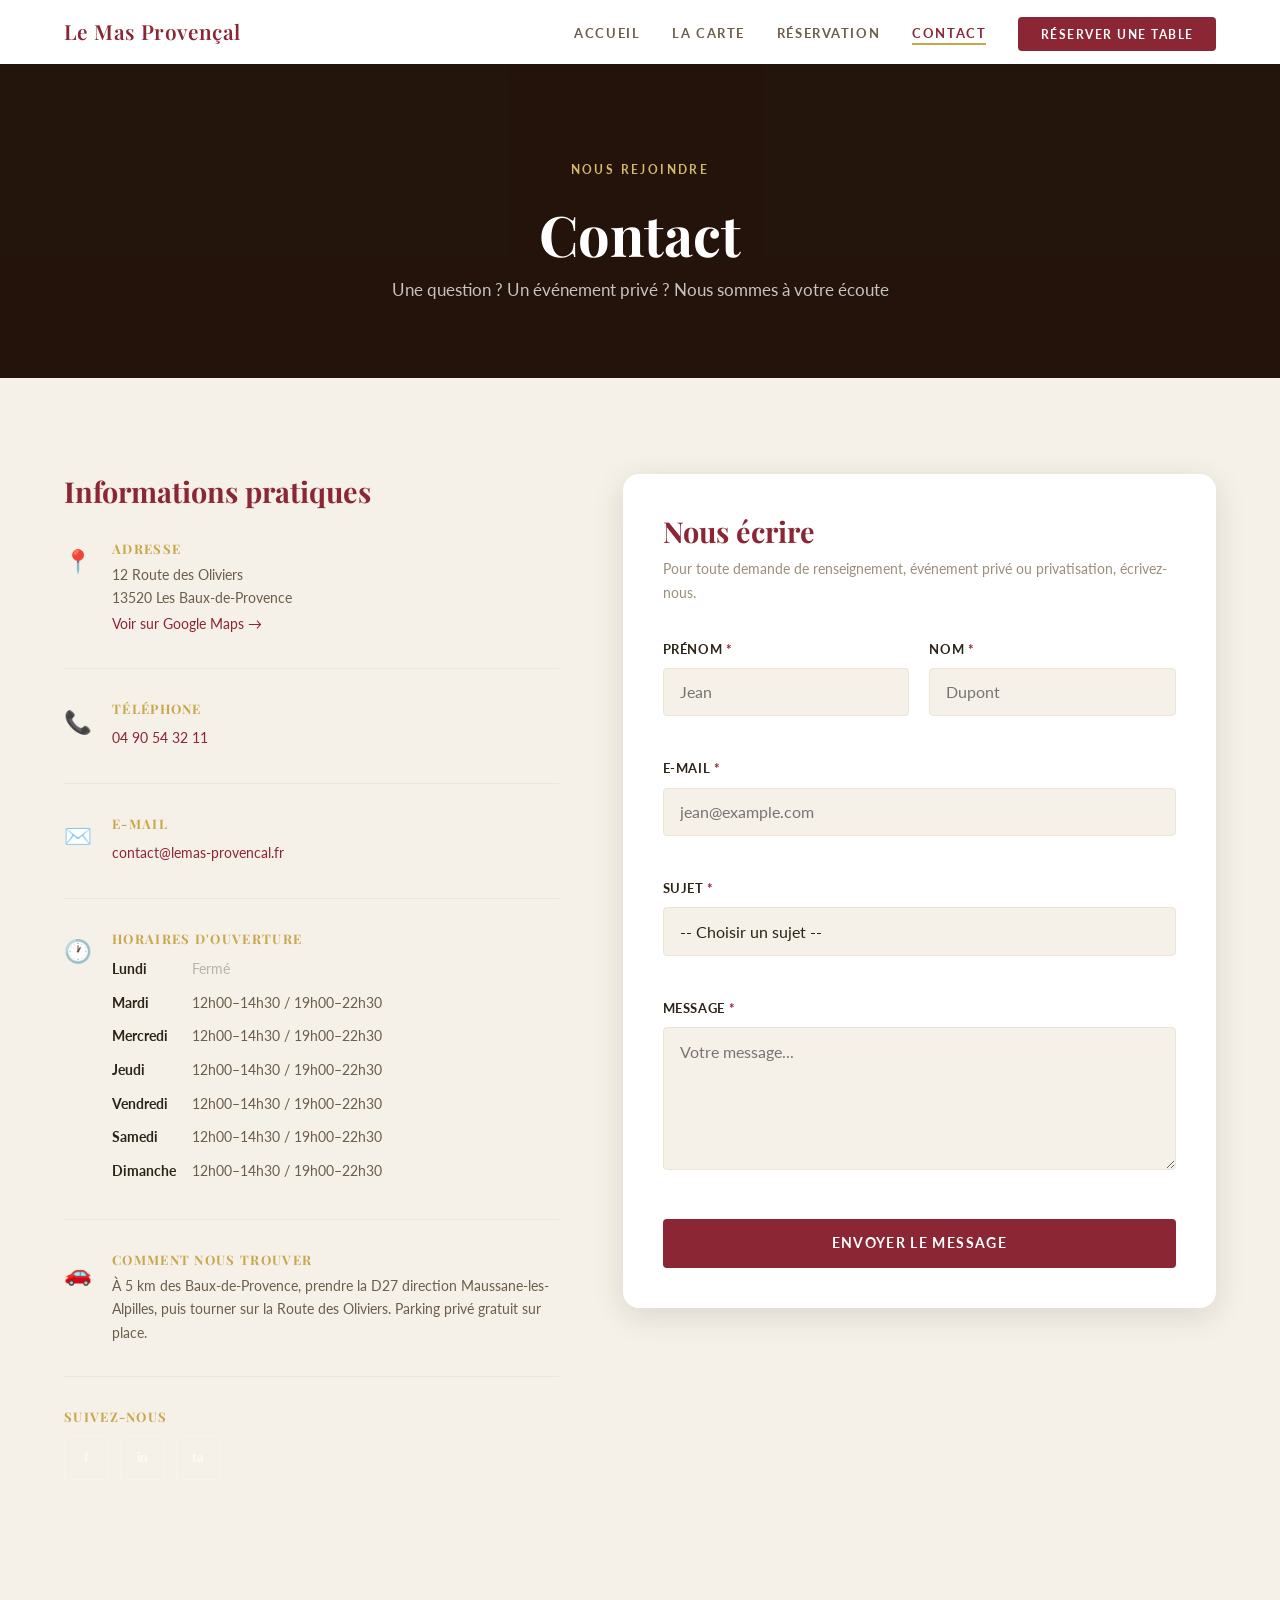
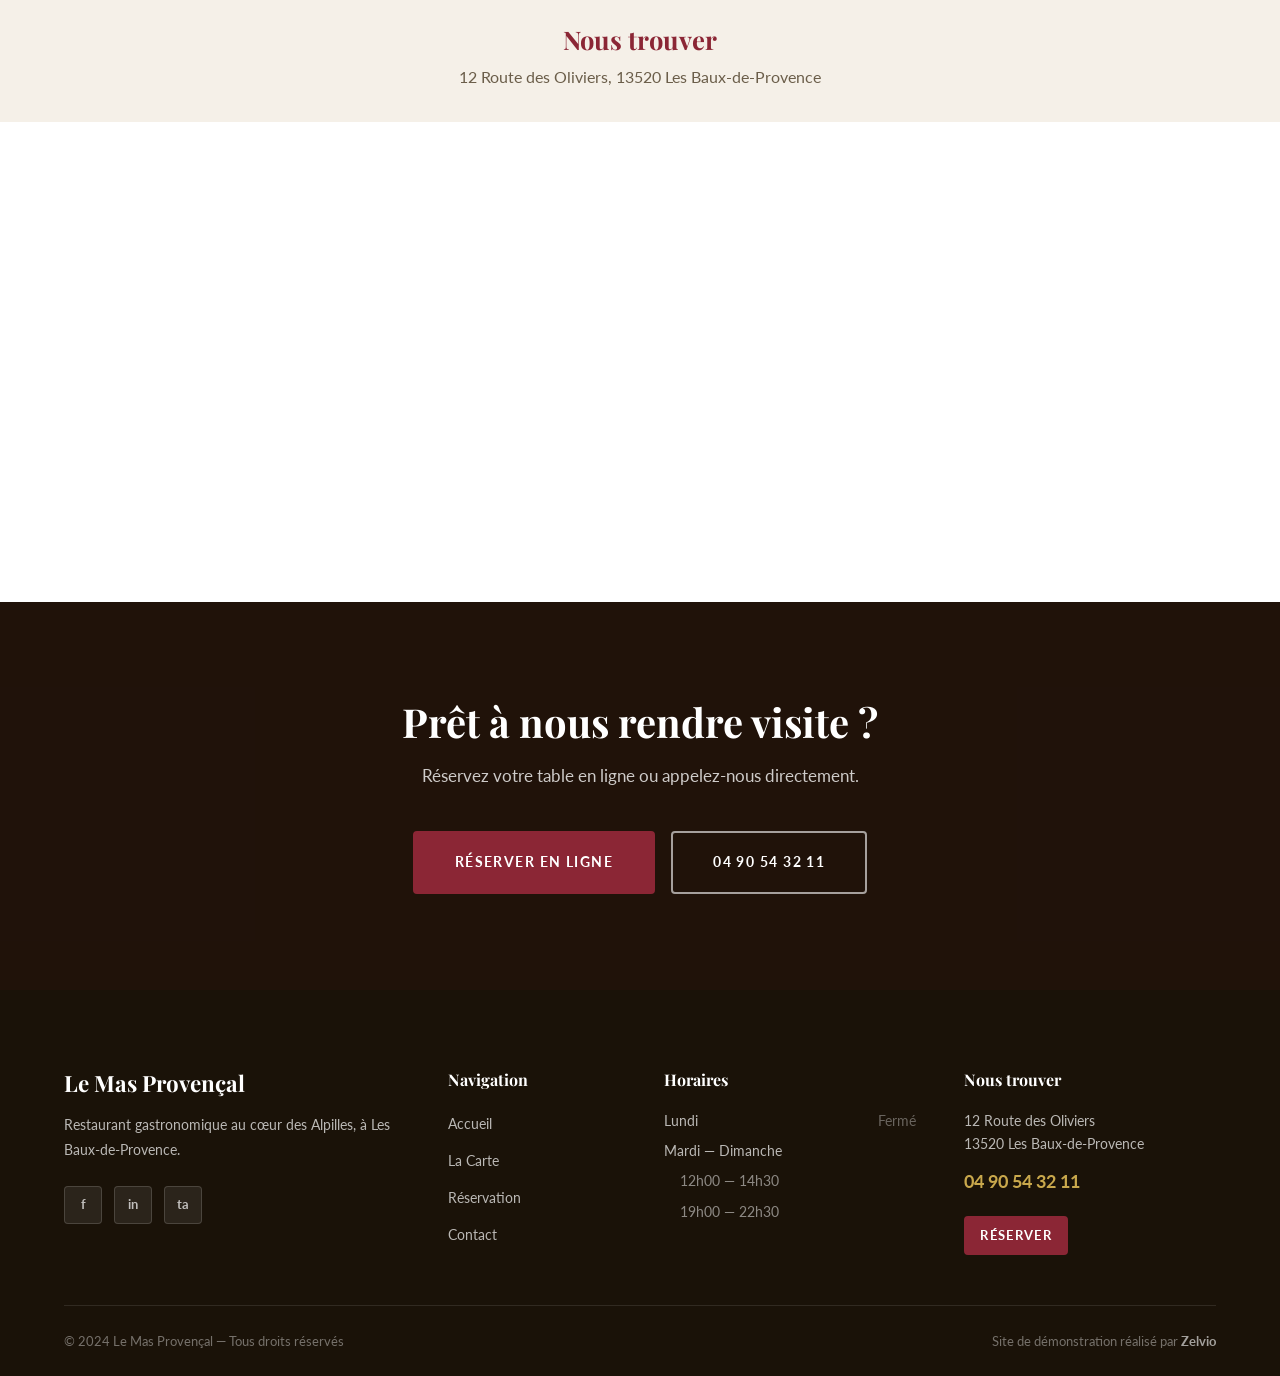
<file: contact.html>
<!DOCTYPE html>
<html lang="fr">
<head>
  <meta charset="UTF-8" />
  <meta name="viewport" content="width=device-width, initial-scale=1.0" />
  <title>Contact — Le Mas Provençal</title>
  <link rel="stylesheet" href="style.css" />
  <link href="https://fonts.googleapis.com/css2?family=Playfair+Display:ital,wght@0,400;0,600;0,700;1,400&family=Lato:wght@300;400;700&display=swap" rel="stylesheet" />
</head>
<body>

  <!-- NAVIGATION -->
  <nav class="navbar scrolled" id="navbar">
    <div class="nav-container">
      <a href="index.html" class="nav-logo">Le Mas Provençal</a>
      <button class="nav-toggle" id="navToggle" aria-label="Ouvrir le menu">
        <span></span><span></span><span></span>
      </button>
      <ul class="nav-menu" id="navMenu">
        <li><a href="index.html">Accueil</a></li>
        <li><a href="menu.html">La Carte</a></li>
        <li><a href="reservation.html">Réservation</a></li>
        <li><a href="contact.html" class="active">Contact</a></li>
        <li><a href="reservation.html" class="nav-cta">Réserver une table</a></li>
      </ul>
    </div>
  </nav>

  <!-- PAGE HERO -->
  <section class="page-hero">
    <div class="page-hero-overlay"></div>
    <div class="page-hero-content">
      <span class="section-label light">Nous rejoindre</span>
      <h1>Contact</h1>
      <p>Une question ? Un événement privé ? Nous sommes à votre écoute</p>
    </div>
  </section>

  <!-- INFOS & FORMULAIRE -->
  <section class="section contact-section">
    <div class="container">
      <div class="contact-layout">

        <!-- INFOS PRATIQUES -->
        <div class="contact-info-col reveal">
          <h2>Informations pratiques</h2>

          <div class="contact-info-block">
            <div class="contact-info-icon">📍</div>
            <div class="contact-info-text">
              <h4>Adresse</h4>
              <p>12 Route des Oliviers<br />13520 Les Baux-de-Provence</p>
              <a href="https://maps.google.com/?q=43.7442,4.7956" target="_blank" rel="noopener" class="info-link">Voir sur Google Maps →</a>
            </div>
          </div>

          <div class="contact-info-block">
            <div class="contact-info-icon">📞</div>
            <div class="contact-info-text">
              <h4>Téléphone</h4>
              <a href="tel:+33490543211" class="info-link info-phone">04 90 54 32 11</a>
            </div>
          </div>

          <div class="contact-info-block">
            <div class="contact-info-icon">✉️</div>
            <div class="contact-info-text">
              <h4>E-mail</h4>
              <a href="mailto:contact@lemas-provencal.fr" class="info-link">contact@lemas-provencal.fr</a>
            </div>
          </div>

          <div class="contact-info-block">
            <div class="contact-info-icon">🕐</div>
            <div class="contact-info-text">
              <h4>Horaires d'ouverture</h4>
              <table class="hours-table">
                <tr><td>Lundi</td><td class="closed-cell">Fermé</td></tr>
                <tr><td>Mardi</td><td>12h00–14h30 / 19h00–22h30</td></tr>
                <tr><td>Mercredi</td><td>12h00–14h30 / 19h00–22h30</td></tr>
                <tr><td>Jeudi</td><td>12h00–14h30 / 19h00–22h30</td></tr>
                <tr><td>Vendredi</td><td>12h00–14h30 / 19h00–22h30</td></tr>
                <tr><td>Samedi</td><td>12h00–14h30 / 19h00–22h30</td></tr>
                <tr><td>Dimanche</td><td>12h00–14h30 / 19h00–22h30</td></tr>
              </table>
            </div>
          </div>

          <div class="contact-info-block">
            <div class="contact-info-icon">🚗</div>
            <div class="contact-info-text">
              <h4>Comment nous trouver</h4>
              <p>À 5 km des Baux-de-Provence, prendre la D27 direction Maussane-les-Alpilles, puis tourner sur la Route des Oliviers. Parking privé gratuit sur place.</p>
            </div>
          </div>

          <div class="social-section">
            <h4>Suivez-nous</h4>
            <div class="social-links large">
              <a href="#" class="social-link" aria-label="Facebook">f</a>
              <a href="#" class="social-link" aria-label="Instagram">in</a>
              <a href="#" class="social-link" aria-label="TripAdvisor">ta</a>
            </div>
          </div>
        </div>

        <!-- FORMULAIRE DE CONTACT -->
        <div class="contact-form-col reveal delay-1">
          <div class="form-card">
            <h2>Nous écrire</h2>
            <p class="form-subtitle">Pour toute demande de renseignement, événement privé ou privatisation, écrivez-nous.</p>

            <div class="alert alert-success" id="contactSuccess" style="display:none;">
              <div class="alert-icon">✓</div>
              <div class="alert-content">
                <strong>Message envoyé !</strong>
                <p>Nous avons bien reçu votre message et vous répondrons dans les plus brefs délais.</p>
              </div>
            </div>

            <form id="contactForm" novalidate>
              <div class="form-row">
                <div class="form-group">
                  <label for="contact-prenom">Prénom <span class="required">*</span></label>
                  <input type="text" id="contact-prenom" name="prenom" placeholder="Jean" />
                  <span class="field-error" id="contact-prenom-error"></span>
                </div>
                <div class="form-group">
                  <label for="contact-nom">Nom <span class="required">*</span></label>
                  <input type="text" id="contact-nom" name="nom" placeholder="Dupont" />
                  <span class="field-error" id="contact-nom-error"></span>
                </div>
              </div>

              <div class="form-group">
                <label for="contact-email">E-mail <span class="required">*</span></label>
                <input type="email" id="contact-email" name="email" placeholder="jean@example.com" />
                <span class="field-error" id="contact-email-error"></span>
              </div>

              <div class="form-group">
                <label for="contact-sujet">Sujet <span class="required">*</span></label>
                <select id="contact-sujet" name="sujet">
                  <option value="">-- Choisir un sujet --</option>
                  <option value="reservation">Renseignements réservation</option>
                  <option value="privatisation">Privatisation / Événement privé</option>
                  <option value="carte">Question sur la carte</option>
                  <option value="autre">Autre</option>
                </select>
                <span class="field-error" id="contact-sujet-error"></span>
              </div>

              <div class="form-group">
                <label for="contact-message">Message <span class="required">*</span></label>
                <textarea id="contact-message" name="message" rows="6" placeholder="Votre message..."></textarea>
                <span class="field-error" id="contact-message-error"></span>
              </div>

              <button type="submit" class="btn btn-primary btn-full" id="contactSubmitBtn">
                <span id="contactSubmitText">Envoyer le message</span>
                <span id="contactSubmitLoader" class="btn-loader" style="display:none;"></span>
              </button>
            </form>
          </div>
        </div>

      </div>
    </div>
  </section>

  <!-- CARTE GOOGLE MAPS -->
  <section class="map-section">
    <div class="map-header reveal">
      <h2>Nous trouver</h2>
      <p>12 Route des Oliviers, 13520 Les Baux-de-Provence</p>
    </div>
    <div class="map-container">
      <iframe
        src="https://www.google.com/maps/embed?pb=!1m18!1m12!1m3!1d2901.5!2d4.7956!3d43.7442!2m3!1f0!2f0!3f0!3m2!1i1024!2i768!4f13.1!3m3!1m2!1s0x0%3A0x0!2zNDPCsDQ0JzM5LjEiTiA0wrA0Nyc0NC4yIkU!5e0!3m2!1sfr!2sfr!4v1700000000000!5m2!1sfr!2sfr"
        width="100%"
        height="480"
        style="border:0;"
        allowfullscreen=""
        loading="lazy"
        referrerpolicy="no-referrer-when-downgrade"
        title="Le Mas Provençal — Google Maps">
      </iframe>
    </div>
  </section>

  <!-- CTA -->
  <section class="section cta-section">
    <div class="cta-overlay"></div>
    <div class="container">
      <div class="cta-content reveal">
        <h2 class="section-title light">Prêt à nous rendre visite ?</h2>
        <p>Réservez votre table en ligne ou appelez-nous directement.</p>
        <div class="cta-buttons">
          <a href="reservation.html" class="btn btn-primary btn-large">Réserver en ligne</a>
          <a href="tel:+33490543211" class="btn btn-outline-light btn-large">04 90 54 32 11</a>
        </div>
      </div>
    </div>
  </section>

  <!-- FOOTER -->
  <footer class="footer">
    <div class="container">
      <div class="footer-grid">
        <div class="footer-brand">
          <h3 class="footer-logo">Le Mas Provençal</h3>
          <p>Restaurant gastronomique au cœur des Alpilles, à Les Baux-de-Provence.</p>
          <div class="social-links">
            <a href="#" class="social-link" aria-label="Facebook">f</a>
            <a href="#" class="social-link" aria-label="Instagram">in</a>
            <a href="#" class="social-link" aria-label="TripAdvisor">ta</a>
          </div>
        </div>
        <div class="footer-nav">
          <h4>Navigation</h4>
          <ul>
            <li><a href="index.html">Accueil</a></li>
            <li><a href="menu.html">La Carte</a></li>
            <li><a href="reservation.html">Réservation</a></li>
            <li><a href="contact.html">Contact</a></li>
          </ul>
        </div>
        <div class="footer-hours">
          <h4>Horaires</h4>
          <ul>
            <li><span>Lundi</span><span class="closed">Fermé</span></li>
            <li><span>Mardi — Dimanche</span></li>
            <li><span class="indent">12h00 — 14h30</span></li>
            <li><span class="indent">19h00 — 22h30</span></li>
          </ul>
        </div>
        <div class="footer-contact">
          <h4>Nous trouver</h4>
          <p>12 Route des Oliviers<br />13520 Les Baux-de-Provence</p>
          <a href="tel:+33490543211" class="footer-phone">04 90 54 32 11</a>
          <a href="reservation.html" class="btn btn-primary btn-sm footer-btn">Réserver</a>
        </div>
      </div>
      <div class="footer-bottom">
        <p>&copy; 2024 Le Mas Provençal — Tous droits réservés</p>
        <p class="footer-demo">Site de démonstration réalisé par <strong>Zelvio</strong></p>
      </div>
    </div>
  </footer>

  <script src="script.js"></script>
</body>
</html>
</file>
<file: style.css>
/* ============================================================
   LE MAS PROVENÇAL — STYLESHEET
   ============================================================ */

/* ---------- VARIABLES & RESET ---------- */
:root {
  --cream: #F5F0E8;
  --cream-dark: #EDE5D4;
  --bordeaux: #8B2635;
  --bordeaux-dark: #6E1D29;
  --or: #C9A84C;
  --or-light: #D4B96A;
  --text: #2C2416;
  --text-light: #6B5E4A;
  --text-lighter: #9C8E7A;
  --white: #FFFFFF;
  --black: #1A1208;
  --shadow-sm: 0 2px 8px rgba(44, 36, 22, 0.08);
  --shadow-md: 0 8px 32px rgba(44, 36, 22, 0.12);
  --shadow-lg: 0 20px 60px rgba(44, 36, 22, 0.16);
  --radius: 4px;
  --radius-md: 8px;
  --radius-lg: 16px;
  --transition: 0.3s ease;
  --font-heading: 'Playfair Display', Georgia, serif;
  --font-body: 'Lato', 'Helvetica Neue', sans-serif;
}

*, *::before, *::after { box-sizing: border-box; margin: 0; padding: 0; }
html { scroll-behavior: smooth; font-size: 16px; }
body { font-family: var(--font-body); color: var(--text); background-color: var(--white); line-height: 1.7; overflow-x: hidden; }
img { max-width: 100%; display: block; }
a { color: inherit; text-decoration: none; }
ul { list-style: none; }
button { cursor: pointer; font-family: var(--font-body); }
input, select, textarea, button { font-family: var(--font-body); font-size: 1rem; }

/* ---------- TYPOGRAPHY ---------- */
h1, h2, h3, h4 { font-family: var(--font-heading); line-height: 1.2; }
h1 { font-size: clamp(2rem, 5vw, 3.5rem); }
h2 { font-size: clamp(1.6rem, 3.5vw, 2.5rem); }
h3 { font-size: clamp(1.1rem, 2vw, 1.4rem); }

/* ---------- UTILITIES ---------- */
.container { max-width: 1200px; margin: 0 auto; padding: 0 1.5rem; }
.section { padding: 6rem 0; }
.bg-light { background-color: var(--cream); }
.text-center { text-align: center; }

.section-label {
  display: inline-block;
  font-size: 0.75rem;
  font-weight: 700;
  letter-spacing: 0.2em;
  text-transform: uppercase;
  color: var(--or);
  margin-bottom: 0.75rem;
}
.section-label.light { color: var(--or-light); }
.section-header { text-align: center; margin-bottom: 4rem; }
.section-title { font-family: var(--font-heading); color: var(--text); margin-bottom: 1rem; }
.section-title.light { color: var(--white); }

/* ---------- ANIMATIONS ---------- */
.fade-in { opacity: 0; transform: translateY(30px); animation: fadeInUp 0.8s ease forwards; }
.delay-1 { animation-delay: 0.15s; }
.delay-2 { animation-delay: 0.3s; }
.delay-3 { animation-delay: 0.45s; }

@keyframes fadeInUp { to { opacity: 1; transform: translateY(0); } }

.reveal { opacity: 0; transform: translateY(40px); transition: opacity 0.7s ease, transform 0.7s ease; }
.reveal.visible { opacity: 1; transform: translateY(0); }
.reveal.delay-1 { transition-delay: 0.15s; }
.reveal.delay-2 { transition-delay: 0.3s; }
.reveal.delay-3 { transition-delay: 0.45s; }

/* ---------- BUTTONS ---------- */
.btn {
  display: inline-flex;
  align-items: center;
  justify-content: center;
  gap: 0.5rem;
  padding: 0.9rem 2rem;
  border-radius: var(--radius);
  font-size: 0.85rem;
  font-weight: 700;
  letter-spacing: 0.1em;
  text-transform: uppercase;
  border: 2px solid transparent;
  transition: all var(--transition);
  white-space: nowrap;
}
.btn-primary { background-color: var(--bordeaux); color: var(--white); border-color: var(--bordeaux); }
.btn-primary:hover { background-color: var(--bordeaux-dark); border-color: var(--bordeaux-dark); transform: translateY(-2px); box-shadow: 0 8px 24px rgba(139, 38, 53, 0.3); }
.btn-secondary { background-color: transparent; color: var(--bordeaux); border-color: var(--bordeaux); }
.btn-secondary:hover { background-color: var(--bordeaux); color: var(--white); transform: translateY(-2px); }
.btn-outline { background-color: transparent; color: var(--white); border-color: rgba(255,255,255,0.6); }
.btn-outline:hover { background-color: rgba(255,255,255,0.15); border-color: var(--white); }
.btn-outline-light { background-color: transparent; color: var(--white); border-color: rgba(255,255,255,0.6); }
.btn-outline-light:hover { background-color: var(--white); color: var(--bordeaux); }
.btn-outline-dark { background-color: transparent; color: var(--text); border-color: rgba(44,36,22,0.3); font-size: 0.8rem; padding: 0.5rem 1rem; }
.btn-outline-dark:hover { background-color: var(--cream); }
.btn-danger { background-color: #dc2626; color: var(--white); border-color: #dc2626; font-size: 0.8rem; padding: 0.5rem 1rem; }
.btn-danger:hover { background-color: #b91c1c; }
.btn-large { padding: 1.1rem 2.5rem; font-size: 0.9rem; }
.btn-sm { padding: 0.55rem 1.2rem; font-size: 0.78rem; }
.btn-full { width: 100%; }
.btn-loader { width: 18px; height: 18px; border: 2px solid rgba(255,255,255,0.4); border-top-color: var(--white); border-radius: 50%; animation: spin 0.7s linear infinite; display: inline-block; }
@keyframes spin { to { transform: rotate(360deg); } }

/* ---------- NAVBAR ---------- */
.navbar {
  position: fixed;
  top: 0;
  width: 100%;
  z-index: 1000;
  padding: 1.4rem 0;
  /* Gradient ensures white logo is ALWAYS readable on the homepage hero */
  background: linear-gradient(to bottom, rgba(0,0,0,0.55) 0%, transparent 100%);
  transition: background 0.4s ease, padding 0.3s ease, box-shadow 0.3s ease;
}
.navbar.scrolled {
  background: var(--white);
  padding: 0.9rem 0;
  box-shadow: var(--shadow-sm);
}
.nav-container {
  max-width: 1200px;
  margin: 0 auto;
  padding: 0 1.5rem;
  display: flex;
  align-items: center;
  justify-content: space-between;
}
.nav-logo {
  font-family: var(--font-heading);
  font-size: 1.3rem;
  font-weight: 600;
  color: var(--white);
  letter-spacing: 0.02em;
  transition: color 0.3s ease;
  text-shadow: 0 1px 4px rgba(0,0,0,0.3);
}
.navbar.scrolled .nav-logo { color: var(--bordeaux); text-shadow: none; }

.nav-menu { display: flex; align-items: center; gap: 2rem; }
.nav-menu a {
  font-size: 0.82rem;
  font-weight: 700;
  letter-spacing: 0.12em;
  text-transform: uppercase;
  color: rgba(255,255,255,0.9);
  text-shadow: 0 1px 3px rgba(0,0,0,0.4);
  position: relative;
  transition: color var(--transition);
}
.navbar.scrolled .nav-menu a { color: var(--text-light); text-shadow: none; }
.nav-menu a::after {
  content: '';
  position: absolute;
  bottom: -4px; left: 0;
  width: 0; height: 2px;
  background-color: var(--or);
  transition: width var(--transition);
}
.nav-menu a:hover::after, .nav-menu a.active::after { width: 100%; }
.navbar.scrolled .nav-menu a.active { color: var(--bordeaux); }

.nav-cta {
  background-color: var(--bordeaux) !important;
  color: var(--white) !important;
  padding: 0.6rem 1.4rem;
  border-radius: var(--radius);
  font-size: 0.78rem !important;
  text-shadow: none !important;
}
.nav-cta::after { display: none !important; }
.nav-cta:hover { background-color: var(--bordeaux-dark) !important; transform: translateY(-1px); }

.nav-toggle { display: none; flex-direction: column; gap: 5px; background: none; border: none; padding: 0.3rem; }
.nav-toggle span { display: block; width: 24px; height: 2px; background-color: var(--white); transition: all var(--transition); }
.navbar.scrolled .nav-toggle span { background-color: var(--bordeaux); }

/* ---------- HERO ---------- */
.hero {
  position: relative;
  height: 100vh;
  min-height: 700px;
  display: flex;
  align-items: center;
  justify-content: center;
  background-color: #2C1810;
  background-size: cover;
  background-position: center;
  overflow: hidden;
}
.hero-overlay {
  position: absolute;
  inset: 0;
  background: linear-gradient(to bottom, rgba(28,16,8,0.4) 0%, rgba(28,16,8,0.65) 100%);
}
.hero-content { position: relative; z-index: 1; text-align: center; padding: 0 1.5rem; max-width: 900px; }
.hero-tagline { font-size: 0.8rem; font-weight: 700; letter-spacing: 0.3em; text-transform: uppercase; color: var(--or); margin-bottom: 1.5rem; }
.hero-title { font-family: var(--font-heading); font-size: clamp(3rem, 8vw, 5.5rem); color: var(--white); line-height: 1.1; margin-bottom: 1.5rem; font-weight: 600; }
.hero-title em { font-style: italic; color: var(--or-light); }
.hero-subtitle { font-size: clamp(1rem, 2vw, 1.15rem); color: rgba(255,255,255,0.8); font-weight: 300; margin-bottom: 3rem; line-height: 1.8; }
.hero-actions { display: flex; gap: 1rem; justify-content: center; flex-wrap: wrap; }
.hero-scroll { position: absolute; bottom: 2rem; left: 50%; transform: translateX(-50%); display: flex; flex-direction: column; align-items: center; gap: 0.5rem; color: rgba(255,255,255,0.5); font-size: 0.7rem; letter-spacing: 0.15em; text-transform: uppercase; }
.scroll-arrow { width: 1px; height: 40px; background: linear-gradient(to bottom, rgba(255,255,255,0.5), transparent); animation: scrollPulse 2s ease-in-out infinite; }
@keyframes scrollPulse { 0%,100% { opacity:0.4; } 50% { opacity:1; } }

/* ---------- PAGE HERO ---------- */
.page-hero {
  position: relative;
  height: 42vh;
  min-height: 300px;
  display: flex;
  align-items: center;
  justify-content: center;
  background-color: #2C1810;
  background-size: cover;
  background-position: center;
  padding-top: 80px;
}
.page-hero-overlay { position: absolute; inset: 0; background: rgba(28,16,8,0.55); }
.page-hero-content { position: relative; z-index: 1; text-align: center; color: var(--white); padding: 0 1.5rem; }
.page-hero-content h1 { color: var(--white); margin: 0.5rem 0; }
.page-hero-content p { color: rgba(255,255,255,0.75); font-size: 1.05rem; }

/* ---------- INTRO SECTION ---------- */
.intro-grid { display: grid; grid-template-columns: 1fr 1fr; gap: 5rem; align-items: center; }
.intro-text .section-title { margin: 0.5rem 0 1.5rem; }
.intro-text p { color: var(--text-light); margin-bottom: 1rem; }
.intro-text .btn { margin-top: 1rem; }

.intro-image { position: relative; }
.intro-photo {
  width: 100%;
  aspect-ratio: 4/3;
  object-fit: cover;
  border-radius: var(--radius-md);
  display: block;
}
.intro-badge {
  position: absolute;
  bottom: -1.5rem;
  left: -1.5rem;
  background-color: var(--bordeaux);
  color: var(--white);
  padding: 1.2rem 1.5rem;
  border-radius: var(--radius-md);
  text-align: center;
  box-shadow: var(--shadow-md);
}
.badge-number { display: block; font-family: var(--font-heading); font-size: 2rem; font-weight: 700; line-height: 1; }
.badge-text { font-size: 0.75rem; text-transform: uppercase; letter-spacing: 0.1em; opacity: 0.85; }

/* ---------- FEATURES ---------- */
.features-grid { display: grid; grid-template-columns: repeat(4, 1fr); gap: 2rem; }
.feature-card { background-color: var(--white); border: 1px solid var(--cream-dark); border-radius: var(--radius-md); padding: 2rem 1.5rem; text-align: center; transition: all var(--transition); }
.feature-card:hover { transform: translateY(-4px); box-shadow: var(--shadow-md); border-color: var(--or); }
.feature-icon { font-size: 2.2rem; margin-bottom: 1rem; }
.feature-card h3 { font-size: 1.1rem; margin-bottom: 0.75rem; color: var(--bordeaux); }
.feature-card p { font-size: 0.9rem; color: var(--text-light); line-height: 1.6; }

/* ---------- MENU PREVIEW ---------- */
.menu-preview-section { background-color: var(--cream); }
.menu-preview-grid { display: grid; grid-template-columns: repeat(3, 1fr); gap: 2rem; margin-bottom: 0; }
.menu-preview-card { background-color: var(--white); border-radius: var(--radius-md); overflow: hidden; box-shadow: var(--shadow-sm); transition: all var(--transition); }
.menu-preview-card:hover { transform: translateY(-6px); box-shadow: var(--shadow-md); }
.menu-preview-img { height: 220px; overflow: hidden; }
.menu-preview-img img { width: 100%; height: 100%; object-fit: cover; transition: transform 0.5s ease; }
.menu-preview-card:hover .menu-preview-img img { transform: scale(1.05); }
.menu-preview-body { padding: 1.5rem; }
.menu-category-label { display: inline-block; font-size: 0.7rem; font-weight: 700; letter-spacing: 0.2em; text-transform: uppercase; color: var(--or); margin-bottom: 0.5rem; }
.menu-preview-body h3 { font-size: 1.05rem; margin-bottom: 0.5rem; color: var(--text); }
.menu-preview-body p { font-size: 0.88rem; color: var(--text-light); margin-bottom: 1rem; }
.menu-price { font-family: var(--font-heading); font-size: 1.3rem; color: var(--bordeaux); font-weight: 600; }

/* ---------- CTA SECTION ---------- */
.cta-section {
  position: relative;
  background-color: #2C1810;
  background-size: cover;
  background-position: center;
  text-align: center;
  overflow: hidden;
}
.cta-overlay { position: absolute; inset: 0; background: rgba(28,16,8,0.72); }
.cta-content { position: relative; z-index: 1; color: var(--white); max-width: 700px; margin: 0 auto; }
.cta-content p { color: rgba(255,255,255,0.78); margin-bottom: 2.5rem; font-size: 1.05rem; }
.cta-info { display: flex; align-items: center; justify-content: center; gap: 2rem; margin-bottom: 2.5rem; flex-wrap: wrap; }
.cta-info-item { text-align: center; }
.cta-info-item strong { display: block; font-family: var(--font-heading); font-size: 1.1rem; color: var(--or-light); }
.cta-info-item span { font-size: 0.9rem; color: rgba(255,255,255,0.7); }
.cta-divider { width: 1px; height: 50px; background-color: rgba(255,255,255,0.2); }
.cta-buttons { display: flex; gap: 1rem; justify-content: center; flex-wrap: wrap; }

/* ---------- TESTIMONIALS ---------- */
.testimonials-section { background-color: var(--cream); }
.testimonials-grid { display: grid; grid-template-columns: repeat(3, 1fr); gap: 2rem; }
.testimonial-card { background-color: var(--white); border-radius: var(--radius-md); padding: 2rem; box-shadow: var(--shadow-sm); border-left: 4px solid var(--or); }
.stars { color: var(--or); font-size: 1.1rem; margin-bottom: 1rem; }
.testimonial-card p { font-style: italic; color: var(--text-light); font-size: 0.95rem; margin-bottom: 1.5rem; line-height: 1.7; }
.testimonial-author { display: flex; align-items: center; gap: 0.75rem; }
.author-avatar { width: 44px; height: 44px; background-color: var(--bordeaux); color: var(--white); border-radius: 50%; display: flex; align-items: center; justify-content: center; font-size: 0.75rem; font-weight: 700; flex-shrink: 0; }
.testimonial-author strong { display: block; font-size: 0.9rem; }
.testimonial-author span { font-size: 0.8rem; color: var(--text-lighter); }

/* ---------- FOOTER ---------- */
.footer { background-color: var(--black); color: rgba(255,255,255,0.7); padding: 5rem 0 0; }
.footer-grid { display: grid; grid-template-columns: 2fr 1fr 1.5fr 1.5fr; gap: 3rem; padding-bottom: 3rem; border-bottom: 1px solid rgba(255,255,255,0.1); }
.footer-logo { font-family: var(--font-heading); font-size: 1.4rem; color: var(--white); margin-bottom: 1rem; }
.footer-brand p { font-size: 0.9rem; line-height: 1.7; margin-bottom: 1.5rem; }
.social-links { display: flex; gap: 0.75rem; }
.social-link { width: 38px; height: 38px; background-color: rgba(255,255,255,0.08); border: 1px solid rgba(255,255,255,0.15); border-radius: var(--radius); display: flex; align-items: center; justify-content: center; font-size: 0.8rem; font-weight: 700; color: rgba(255,255,255,0.7); transition: all var(--transition); }
.social-link:hover { background-color: var(--bordeaux); border-color: var(--bordeaux); color: var(--white); }
.social-links.large .social-link { width: 44px; height: 44px; }
.footer-nav h4, .footer-hours h4, .footer-contact h4 { font-family: var(--font-heading); font-size: 1rem; color: var(--white); margin-bottom: 1.2rem; }
.footer-nav li { margin-bottom: 0.6rem; }
.footer-nav a { font-size: 0.9rem; transition: color var(--transition); }
.footer-nav a:hover { color: var(--or); }
.footer-hours ul { display: flex; flex-direction: column; gap: 0.4rem; }
.footer-hours li { display: flex; justify-content: space-between; font-size: 0.88rem; gap: 1rem; }
.footer-hours .closed { color: rgba(255,255,255,0.35); }
.footer-hours .indent { padding-left: 1rem; color: rgba(255,255,255,0.5); }
.footer-contact p { font-size: 0.9rem; margin-bottom: 0.75rem; line-height: 1.6; }
.footer-phone { display: block; font-size: 1.1rem; font-weight: 700; color: var(--or); margin-bottom: 1.2rem; transition: color var(--transition); }
.footer-phone:hover { color: var(--or-light); }
.footer-btn { display: inline-flex; }
.footer-bottom { padding: 1.5rem 0; display: flex; justify-content: space-between; align-items: center; flex-wrap: wrap; gap: 0.5rem; font-size: 0.82rem; color: rgba(255,255,255,0.4); }
.footer-demo strong { color: rgba(255,255,255,0.6); }

/* ---------- MENU PAGE ---------- */
.menu-intro { font-size: 1.05rem; color: var(--text-light); max-width: 650px; margin: 0 auto 2.5rem; text-align: center; line-height: 1.8; }
.menu-tabs { display: inline-flex; border: 1px solid var(--cream-dark); border-radius: var(--radius); overflow: hidden; }
.tab-btn { padding: 0.7rem 1.8rem; background: var(--white); border: none; color: var(--text-light); font-size: 0.82rem; font-weight: 700; letter-spacing: 0.1em; text-transform: uppercase; transition: all var(--transition); border-right: 1px solid var(--cream-dark); }
.tab-btn:last-child { border-right: none; }
.tab-btn:hover { background-color: var(--cream); }
.tab-btn.active { background-color: var(--bordeaux); color: var(--white); }
.menu-intro-section { padding: 4rem 0 2rem; }
.menu-section { padding: 4rem 0; }
.menu-category-header { display: flex; align-items: center; gap: 1.5rem; margin-bottom: 3rem; }
.menu-category-header h2 { font-size: 2rem; color: var(--bordeaux); white-space: nowrap; }
.category-line { flex: 1; height: 1px; background: linear-gradient(to right, var(--or), transparent); }
.menu-category-header .category-line:first-child { background: linear-gradient(to left, var(--or), transparent); }
.menu-items-grid { display: grid; grid-template-columns: repeat(2, 1fr); gap: 2rem; }
.menu-item { background-color: var(--white); border-radius: var(--radius-md); padding: 1.75rem; border: 1px solid var(--cream-dark); transition: all var(--transition); }
.bg-light .menu-item { background-color: var(--white); }
.menu-item:hover { box-shadow: var(--shadow-md); border-color: var(--or); transform: translateY(-2px); }
.menu-item-header { display: flex; justify-content: space-between; align-items: flex-start; gap: 1rem; margin-bottom: 0.75rem; }
.menu-item-header h3 { font-size: 1.05rem; color: var(--text); }
.menu-item-price { font-family: var(--font-heading); font-size: 1.3rem; color: var(--bordeaux); font-weight: 600; white-space: nowrap; }
.menu-item p { font-size: 0.9rem; color: var(--text-light); line-height: 1.6; margin-bottom: 1rem; }
.menu-item-footer { display: flex; align-items: center; gap: 1rem; }
.menu-tag { display: inline-block; font-size: 0.65rem; font-weight: 700; letter-spacing: 0.12em; text-transform: uppercase; color: var(--or); background-color: rgba(201,168,76,0.1); padding: 0.2rem 0.6rem; border-radius: 20px; margin-top: 0.25rem; }
.allergen { font-size: 0.75rem; color: var(--text-lighter); font-style: italic; }
.wine-intro { font-size: 1rem; color: var(--text-light); text-align: center; margin-bottom: 3rem; }
.wine-grid { display: grid; grid-template-columns: repeat(3, 1fr); gap: 2.5rem; }
.wine-cat-title { font-size: 1.1rem; color: var(--bordeaux); margin-bottom: 1.5rem; padding-bottom: 0.75rem; border-bottom: 2px solid var(--or); }
.wine-item { display: flex; justify-content: space-between; align-items: flex-start; gap: 1rem; padding: 1rem 0; border-bottom: 1px solid var(--cream-dark); }
.wine-item:last-child { border-bottom: none; }
.wine-item strong { display: block; font-size: 0.9rem; margin-bottom: 0.2rem; }
.wine-region { font-size: 0.8rem; color: var(--text-lighter); font-style: italic; }
.wine-price { font-family: var(--font-heading); font-size: 1.1rem; color: var(--bordeaux); font-weight: 600; white-space: nowrap; }
.menus-section { background-color: var(--cream); }
.menus-grid { display: grid; grid-template-columns: repeat(3, 1fr); gap: 2rem; }
.menu-formula { background-color: var(--white); border-radius: var(--radius-md); padding: 2.5rem; text-align: center; border: 2px solid var(--cream-dark); position: relative; transition: all var(--transition); }
.menu-formula:hover { transform: translateY(-4px); box-shadow: var(--shadow-md); }
.menu-formula.featured { border-color: var(--bordeaux); background-color: var(--bordeaux); color: var(--white); }
.formula-badge { position: absolute; top: -14px; left: 50%; transform: translateX(-50%); background-color: var(--or); color: var(--white); font-size: 0.7rem; font-weight: 700; letter-spacing: 0.1em; text-transform: uppercase; padding: 0.3rem 1rem; border-radius: 20px; }
.formula-header { margin-bottom: 1.5rem; }
.formula-header h3 { font-size: 1.3rem; margin-bottom: 0.3rem; }
.formula-subtitle { font-size: 0.82rem; color: var(--text-lighter); text-transform: uppercase; letter-spacing: 0.08em; }
.menu-formula.featured .formula-subtitle { color: rgba(255,255,255,0.6); }
.formula-price { font-family: var(--font-heading); font-size: 3rem; font-weight: 700; color: var(--bordeaux); line-height: 1; margin-bottom: 1.5rem; }
.formula-price span { font-size: 1.5rem; font-weight: 400; }
.menu-formula.featured .formula-price { color: var(--or-light); }
.formula-items { margin-bottom: 2rem; }
.formula-items li { padding: 0.5rem 0; font-size: 0.9rem; border-bottom: 1px solid var(--cream-dark); color: var(--text-light); }
.menu-formula.featured .formula-items li { border-bottom-color: rgba(255,255,255,0.15); color: rgba(255,255,255,0.8); }
.formula-items li:last-child { border-bottom: none; }
.menu-formula.featured .btn-primary {
  background-color: var(--white);
  color: var(--bordeaux);
  border-color: var(--bordeaux);
}
.menu-formula.featured .btn-primary:hover {
  background-color: rgba(255,255,255,0.9);
  border-color: rgba(255,255,255,0.9);
  transform: translateY(-2px);
  box-shadow: 0 8px 24px rgba(0,0,0,0.2);
}

/* ---------- RESERVATION FORM ---------- */
.reservation-section { background-color: var(--cream); }
.reservation-layout { display: grid; grid-template-columns: 1.6fr 1fr; gap: 3rem; align-items: flex-start; }

.form-card { background-color: var(--white); border-radius: var(--radius-lg); padding: 2.5rem; box-shadow: var(--shadow-md); }
.form-card h2 { font-size: 1.8rem; color: var(--bordeaux); margin-bottom: 0.5rem; }
.form-subtitle { font-size: 0.9rem; color: var(--text-lighter); margin-bottom: 2rem; }

/* Alerts */
.alert { display: flex; gap: 1rem; align-items: flex-start; padding: 1.25rem; border-radius: var(--radius-md); margin-bottom: 1.5rem; }
.alert-success { background-color: #f0fdf4; border: 1px solid #86efac; }
.alert-error { background-color: #fef2f2; border: 1px solid #fca5a5; }
.alert-icon { font-size: 1.1rem; font-weight: 700; flex-shrink: 0; margin-top: 0.1rem; }
.alert-success .alert-icon { color: #16a34a; }
.alert-error .alert-icon { color: #dc2626; }
.alert-content strong { display: block; margin-bottom: 0.25rem; }
.alert-success .alert-content strong { color: #15803d; }
.alert-error .alert-content strong { color: #b91c1c; }
.alert-content p { font-size: 0.9rem; color: var(--text-light); }

/* Form groups */
.form-row { display: grid; grid-template-columns: 1fr 1fr; gap: 1.25rem; }
.form-group { margin-bottom: 1.5rem; }
.form-group label { display: block; font-size: 0.82rem; font-weight: 700; letter-spacing: 0.05em; text-transform: uppercase; color: var(--text); margin-bottom: 0.5rem; }
.required { color: var(--bordeaux); }
.optional { color: var(--text-lighter); font-weight: 400; text-transform: none; letter-spacing: 0; }

.form-group input[type="text"],
.form-group input[type="tel"],
.form-group input[type="email"],
.form-group input[type="date"],
.form-group select,
.form-group textarea {
  width: 100%;
  padding: 0.85rem 1rem;
  border: 1.5px solid var(--cream-dark);
  border-radius: var(--radius);
  background-color: var(--cream);
  color: var(--text);
  transition: all var(--transition);
  appearance: none;
  -webkit-appearance: none;
}
.form-group input[type="date"] { cursor: pointer; }
.form-group input:focus, .form-group select:focus, .form-group textarea:focus { outline: none; border-color: var(--bordeaux); background-color: var(--white); box-shadow: 0 0 0 3px rgba(139,38,53,0.08); }
.form-group input.invalid, .form-group select.invalid, .form-group textarea.invalid { border-color: #dc2626; background-color: #fef2f2; }
.form-group textarea { resize: vertical; min-height: 90px; }
.field-error { display: block; font-size: 0.78rem; color: #dc2626; margin-top: 0.3rem; min-height: 1em; }
.field-hint { font-size: 0.8rem; color: var(--text-lighter); margin-top: 0.4rem; }

/* Time slots */
.time-slots-wrapper { display: flex; flex-direction: column; gap: 1rem; margin-top: 0.5rem; }
.time-period { background-color: var(--cream); border-radius: var(--radius-md); padding: 1rem 1.25rem; }
.time-period-label { font-size: 0.78rem; font-weight: 700; letter-spacing: 0.1em; text-transform: uppercase; color: var(--text-lighter); margin-bottom: 0.75rem; }
.time-slots { display: flex; flex-wrap: wrap; gap: 0.5rem; }
.time-slot {
  padding: 0.5rem 0.9rem;
  border: 1.5px solid var(--cream-dark);
  border-radius: var(--radius);
  background-color: var(--white);
  color: var(--text);
  font-size: 0.88rem;
  font-weight: 600;
  cursor: pointer;
  transition: all 0.2s ease;
}
.time-slot:hover { border-color: var(--bordeaux); color: var(--bordeaux); background-color: rgba(139,38,53,0.04); }
.time-slot.selected { background-color: var(--bordeaux); border-color: var(--bordeaux); color: var(--white); }
.time-slots-wrapper.invalid-group .time-period { border: 1.5px solid #dc2626; }

/* Couverts */
.couverts-selector { display: flex; align-items: center; gap: 0; border: 1.5px solid var(--cream-dark); border-radius: var(--radius); overflow: hidden; background-color: var(--cream); max-width: 260px; }
.couverts-btn { background: var(--cream-dark); border: none; width: 46px; height: 46px; font-size: 1.3rem; color: var(--bordeaux); transition: background var(--transition); flex-shrink: 0; }
.couverts-btn:hover { background-color: var(--bordeaux); color: var(--white); }
.couverts-selector input[type="number"] { width: 56px; text-align: center; border: none; background: transparent; font-size: 1.15rem; font-weight: 700; color: var(--text); padding: 0; -moz-appearance: textfield; }
.couverts-selector input[type="number"]::-webkit-outer-spin-button,
.couverts-selector input[type="number"]::-webkit-inner-spin-button { -webkit-appearance: none; }
.couverts-selector input:focus { outline: none; box-shadow: none; }
.couverts-label { padding: 0 1rem; font-size: 0.9rem; color: var(--text-light); }

/* Info cards (reservation sidebar) */
.info-card { background-color: var(--white); border-radius: var(--radius-md); padding: 1.75rem; border: 1px solid var(--cream-dark); margin-bottom: 1.25rem; }
.info-card:last-child { margin-bottom: 0; }
.info-card h3 { font-size: 1.2rem; color: var(--bordeaux); margin-bottom: 1.5rem; padding-bottom: 0.75rem; border-bottom: 1px solid var(--cream-dark); }
.info-card h4 { font-size: 1rem; margin-bottom: 0.75rem; }
.info-item { display: flex; gap: 1rem; margin-bottom: 1.25rem; align-items: flex-start; }
.info-item:last-child { margin-bottom: 0; }
.info-icon { font-size: 1.2rem; margin-top: 0.1rem; flex-shrink: 0; }
.info-item strong { display: block; font-size: 0.85rem; margin-bottom: 0.2rem; }
.info-item p { font-size: 0.88rem; color: var(--text-light); margin: 0; }
.info-link { color: var(--bordeaux); font-size: 0.9rem; transition: color var(--transition); }
.info-link:hover { color: var(--bordeaux-dark); }
.info-card-notice { background-color: rgba(201,168,76,0.06); border-color: rgba(201,168,76,0.3); }
.notice-list li { font-size: 0.88rem; color: var(--text-light); padding: 0.4rem 0; padding-left: 1.2rem; position: relative; }
.notice-list li::before { content: '→'; position: absolute; left: 0; color: var(--or); }
.info-card-menu .menu-formula-mini { display: flex; justify-content: space-between; padding: 0.6rem 0; border-bottom: 1px solid var(--cream-dark); font-size: 0.9rem; }
.info-card-menu .menu-formula-mini:last-of-type { border-bottom: none; }
.formula-price-mini { font-family: var(--font-heading); color: var(--bordeaux); font-weight: 600; }

/* ---------- CONTACT PAGE ---------- */
.contact-section { background-color: var(--cream); }
.contact-layout { display: grid; grid-template-columns: 1fr 1.2fr; gap: 4rem; align-items: flex-start; }
.contact-info-col h2 { font-size: 1.8rem; color: var(--bordeaux); margin-bottom: 2rem; }
.contact-info-block { display: flex; gap: 1.25rem; align-items: flex-start; margin-bottom: 2rem; padding-bottom: 2rem; border-bottom: 1px solid var(--cream-dark); }
.contact-info-block:last-of-type { border-bottom: none; }
.contact-info-icon { font-size: 1.4rem; flex-shrink: 0; margin-top: 0.1rem; }
.contact-info-text h4 { font-size: 0.82rem; font-weight: 700; letter-spacing: 0.1em; text-transform: uppercase; color: var(--or); margin-bottom: 0.4rem; }
.contact-info-text p { font-size: 0.9rem; color: var(--text-light); line-height: 1.6; }
.hours-table { border-collapse: collapse; font-size: 0.88rem; }
.hours-table td { padding: 0.3rem 1rem 0.3rem 0; color: var(--text-light); vertical-align: top; }
.hours-table td:first-child { font-weight: 700; color: var(--text); white-space: nowrap; }
.closed-cell { color: rgba(44,36,22,0.3) !important; font-weight: 400 !important; }
.social-section h4 { font-size: 0.82rem; font-weight: 700; letter-spacing: 0.1em; text-transform: uppercase; color: var(--or); margin-bottom: 0.75rem; }
.map-section { }
.map-header { text-align: center; padding: 3rem 1.5rem 2rem; background-color: var(--cream); }
.map-header h2 { font-size: 1.6rem; color: var(--bordeaux); margin-bottom: 0.5rem; }
.map-header p { color: var(--text-light); }
.map-container { line-height: 0; }
.map-container iframe { display: block; }

/* ---------- ADMIN ---------- */
.admin-body { background-color: #F0F2F5; min-height: 100vh; }

/* Login */
.login-screen {
  min-height: 100vh;
  display: flex;
  align-items: center;
  justify-content: center;
  padding: 1.5rem;
  background-color: #F0EDE8;
  background-image:
    radial-gradient(circle at 20% 20%, rgba(139,38,53,0.08) 0%, transparent 50%),
    radial-gradient(circle at 80% 80%, rgba(201,168,76,0.07) 0%, transparent 50%);
}
.login-card {
  background-color: var(--white);
  border-radius: var(--radius-lg);
  padding: 3rem;
  width: 100%;
  max-width: 400px;
  box-shadow: 0 4px 6px rgba(0,0,0,0.04), 0 12px 32px rgba(0,0,0,0.10);
  border-top: 3px solid var(--bordeaux);
}
.login-logo { text-align: center; margin-bottom: 2.5rem; padding-bottom: 2rem; border-bottom: 1px solid var(--cream-dark); }
.login-logo-text { display: block; font-family: var(--font-heading); font-size: 1.6rem; color: var(--bordeaux); font-weight: 600; letter-spacing: 0.02em; }
.login-logo-sub { display: block; font-size: 0.72rem; font-weight: 700; letter-spacing: 0.22em; text-transform: uppercase; color: var(--text-lighter); margin-top: 0.4rem; }
.login-back { display: block; text-align: center; margin-top: 1.5rem; font-size: 0.83rem; color: var(--text-lighter); transition: color var(--transition); }
.login-back:hover { color: var(--bordeaux); }

/* Admin layout */
.admin-header {
  background-color: var(--white);
  border-bottom: 1px solid #E2E5EA;
  padding: 0 2rem;
  height: 60px;
  display: flex;
  justify-content: space-between;
  align-items: center;
  position: sticky;
  top: 0;
  z-index: 200;
  box-shadow: 0 1px 3px rgba(0,0,0,0.07);
}
.admin-header-left { display: flex; align-items: center; }
.admin-logo-block { display: flex; flex-direction: column; }
.admin-logo-name { font-family: var(--font-heading); font-size: 1.05rem; color: var(--bordeaux); font-weight: 600; line-height: 1.2; }
.admin-logo-sub { font-size: 0.65rem; font-weight: 700; letter-spacing: 0.18em; text-transform: uppercase; color: var(--text-lighter); }
.admin-header-right { display: flex; align-items: center; gap: 1rem; }
.admin-date-display { font-size: 0.83rem; color: var(--text-lighter); }
.admin-link-btn { font-size: 0.8rem; font-weight: 700; color: var(--text-light); padding: 0.4rem 0.9rem; border: 1px solid #D1D5DB; border-radius: var(--radius); transition: all var(--transition); letter-spacing: 0.03em; }
.admin-link-btn:hover { border-color: var(--bordeaux); color: var(--bordeaux); }
.admin-logout-btn { font-size: 0.8rem; font-weight: 700; color: var(--white); background-color: var(--bordeaux); border: none; padding: 0.4rem 0.9rem; border-radius: var(--radius); cursor: pointer; transition: background var(--transition); letter-spacing: 0.03em; }
.admin-logout-btn:hover { background-color: var(--bordeaux-dark); }

.admin-layout { display: grid; grid-template-columns: 220px 1fr; min-height: calc(100vh - 60px); }

/* Sidebar */
.admin-sidebar {
  background-color: var(--white);
  border-right: 1px solid #E2E5EA;
  padding: 1.5rem 0;
  display: flex;
  flex-direction: column;
}
.admin-nav { padding: 0 0.75rem; margin-bottom: 2rem; }
.admin-nav-item {
  display: flex;
  align-items: center;
  gap: 0.65rem;
  width: 100%;
  padding: 0.7rem 1rem;
  border-radius: var(--radius-md);
  border: none;
  background: none;
  color: var(--text-light);
  font-size: 0.87rem;
  font-weight: 600;
  text-align: left;
  cursor: pointer;
  transition: all 0.18s ease;
  letter-spacing: 0.01em;
}
.admin-nav-item:hover { background-color: var(--cream); color: var(--text); }
.admin-nav-item.active { background-color: rgba(139,38,53,0.08); color: var(--bordeaux); }
.admin-nav-icon { font-size: 1rem; width: 18px; text-align: center; flex-shrink: 0; }

.admin-sidebar-stats { padding: 1.25rem 1.5rem; border-top: 1px solid var(--cream-dark); margin-top: auto; }
.sidebar-stat { margin-bottom: 1rem; }
.sidebar-stat-value { display: block; font-family: var(--font-heading); font-size: 1.7rem; font-weight: 600; color: var(--text); line-height: 1; }
.sidebar-stat-label { display: block; font-size: 0.75rem; color: var(--text-lighter); margin-top: 0.15rem; text-transform: uppercase; letter-spacing: 0.06em; }
.sidebar-stat-divider { height: 1px; background-color: var(--cream-dark); margin: 1rem 0; }

/* Content */
.admin-content { padding: 2rem; overflow-y: auto; }
.admin-view { display: none; }
.admin-view.active { display: block; }

.admin-view-header {
  display: flex;
  justify-content: space-between;
  align-items: center;
  margin-bottom: 1.5rem;
  flex-wrap: wrap;
  gap: 1rem;
}
.admin-view-title { font-size: 1.25rem; font-family: var(--font-heading); color: var(--text); }
.admin-view-subtitle { display: block; font-size: 0.82rem; color: var(--text-lighter); margin-top: 0.15rem; }

/* Date nav */
.admin-date-nav { display: flex; align-items: center; gap: 0.75rem; }
.admin-date-nav-center { text-align: left; }
.date-nav-btn {
  width: 32px; height: 32px;
  border-radius: var(--radius);
  border: 1px solid #D1D5DB;
  background: var(--white);
  color: var(--text);
  font-size: 1rem;
  cursor: pointer;
  display: flex; align-items: center; justify-content: center;
  transition: all var(--transition);
  flex-shrink: 0;
}
.date-nav-btn:hover { background-color: var(--bordeaux); border-color: var(--bordeaux); color: var(--white); }

.admin-refresh-btn {
  font-size: 0.8rem;
  font-weight: 700;
  color: var(--text-light);
  background: var(--white);
  border: 1px solid #D1D5DB;
  border-radius: var(--radius);
  padding: 0.45rem 1rem;
  cursor: pointer;
  transition: all var(--transition);
}
.admin-refresh-btn:hover { border-color: var(--bordeaux); color: var(--bordeaux); }

/* Summary chips */
.today-summary { display: flex; gap: 0.75rem; margin-bottom: 1.5rem; flex-wrap: wrap; }
.summary-chip {
  background: var(--white);
  border: 1px solid #E2E5EA;
  border-radius: var(--radius-md);
  padding: 0.6rem 1.1rem;
  display: flex;
  align-items: baseline;
  gap: 0.4rem;
}
.summary-chip-val { font-family: var(--font-heading); font-size: 1.4rem; font-weight: 600; color: var(--text); }
.summary-chip-label { font-size: 0.78rem; color: var(--text-lighter); text-transform: uppercase; letter-spacing: 0.06em; }
.chip-lunch .summary-chip-val { color: #B45309; }
.chip-dinner .summary-chip-val { color: #1D4ED8; }

/* RLS notice */
.rls-notice { background-color: #FFFBEB; border: 1px solid #FDE68A; border-radius: var(--radius-md); padding: 0.9rem 1.25rem; margin-bottom: 1.25rem; font-size: 0.85rem; color: #78350F; }
.rls-toggle { background: none; border: none; color: var(--bordeaux); font-weight: 700; cursor: pointer; font-size: 0.83rem; margin-left: 0.5rem; text-decoration: underline; }
.rls-details { margin-top: 0.75rem; }
.rls-details code { display: block; background-color: #1E293B; color: #CBD5E1; padding: 0.9rem 1rem; border-radius: var(--radius); font-size: 0.8rem; font-family: 'Courier New', monospace; white-space: pre; overflow-x: auto; line-height: 1.6; }

/* Loading / empty */
.admin-loading-state { padding: 3rem; text-align: center; }
.spinner { width: 32px; height: 32px; border: 3px solid #E5E7EB; border-top-color: var(--bordeaux); border-radius: 50%; animation: spin 0.75s linear infinite; margin: 0 auto; }
.admin-empty-state { padding: 3.5rem; text-align: center; color: var(--text-lighter); background: var(--white); border-radius: var(--radius-md); border: 1px dashed #D1D5DB; }
.empty-icon { display: block; font-size: 2rem; margin-bottom: 0.5rem; opacity: 0.3; }
.admin-empty-state p { font-size: 0.9rem; }

/* Table */
.admin-table {
  width: 100%;
  border-collapse: collapse;
  font-size: 0.875rem;
  background: var(--white);
  border-radius: var(--radius-md);
  overflow: hidden;
  border: 1px solid #E2E5EA;
  box-shadow: 0 1px 3px rgba(0,0,0,0.05);
}
.admin-table thead tr { background-color: #F7F8FA; }
.admin-table th {
  padding: 0.85rem 1.25rem;
  text-align: left;
  font-size: 0.72rem;
  font-weight: 700;
  letter-spacing: 0.1em;
  text-transform: uppercase;
  color: var(--text-lighter);
  border-bottom: 2px solid #E2E5EA;
  white-space: nowrap;
}
.admin-table td { padding: 0.95rem 1.25rem; border-bottom: 1px solid #F3F4F6; color: var(--text); vertical-align: middle; }
.admin-table tbody tr:last-child td { border-bottom: none; }
.admin-table tbody tr:hover td { background-color: #FAFBFC; }
.admin-table tbody tr.row-cancelled td { opacity: 0.55; }
.td-name { font-weight: 600; }
.td-email { font-size: 0.78rem; color: var(--text-lighter); }
.td-note { max-width: 160px; overflow: hidden; text-overflow: ellipsis; white-space: nowrap; color: var(--text-lighter); font-style: italic; font-size: 0.83rem; }

/* Status badges */
.status-badge { display: inline-flex; align-items: center; gap: 0.3rem; padding: 0.25rem 0.7rem; border-radius: 20px; font-size: 0.73rem; font-weight: 700; letter-spacing: 0.04em; text-transform: uppercase; white-space: nowrap; }
.status-badge::before { content: ''; width: 6px; height: 6px; border-radius: 50%; flex-shrink: 0; }
.status-badge.confirmed { background-color: #F0FDF4; color: #15803D; border: 1px solid #BBF7D0; }
.status-badge.confirmed::before { background-color: #22C55E; }
.status-badge.cancelled { background-color: #FEF2F2; color: #B91C1C; border: 1px solid #FCA5A5; }
.status-badge.cancelled::before { background-color: #EF4444; }

/* Cancel icon button */
.btn-cancel-icon {
  width: 34px; height: 34px;
  border-radius: 50%;
  background-color: #FEF2F2;
  border: 1.5px solid #FCA5A5;
  color: #B91C1C;
  font-size: 1rem;
  line-height: 1;
  cursor: pointer;
  display: inline-flex;
  align-items: center;
  justify-content: center;
  transition: all 0.18s ease;
  flex-shrink: 0;
}
.btn-cancel-icon:hover { background-color: #DC2626; border-color: #DC2626; color: var(--white); transform: scale(1.08); }
.btn-cancel-icon:disabled { opacity: 0.35; cursor: not-allowed; transform: none !important; }
.btn-cancel-icon.loading { opacity: 0.6; cursor: wait; animation: pulse 1s infinite; }
@keyframes pulse { 0%,100% { opacity:0.6; } 50% { opacity:0.9; } }

/* Admin filters */
.admin-filters { display: flex; gap: 0.6rem; align-items: center; flex-wrap: wrap; }
.admin-select, .admin-input { padding: 0.45rem 0.9rem; border: 1px solid #D1D5DB; border-radius: var(--radius); background-color: var(--white); color: var(--text); font-size: 0.85rem; }
.admin-select:focus, .admin-input:focus { outline: none; border-color: var(--bordeaux); }

/* Modal */
.modal-overlay {
  position: fixed; inset: 0;
  background: rgba(0,0,0,0.45);
  display: flex; align-items: center; justify-content: center;
  z-index: 1000;
  opacity: 0; pointer-events: none;
  transition: opacity 0.2s ease;
  padding: 1.5rem;
}
.modal-overlay.open { opacity: 1; pointer-events: all; }
.modal-box {
  background: var(--white);
  border-radius: var(--radius-lg);
  width: 100%; max-width: 460px;
  box-shadow: 0 24px 64px rgba(0,0,0,0.2);
  transform: scale(0.96);
  transition: transform 0.2s ease;
}
.modal-overlay.open .modal-box { transform: scale(1); }
.modal-header { padding: 1.5rem 1.75rem 0; display: flex; justify-content: space-between; align-items: flex-start; }
.modal-header h3 { font-size: 1.2rem; color: var(--text); }
.modal-close { background: none; border: none; font-size: 1.3rem; color: var(--text-lighter); cursor: pointer; padding: 0; line-height: 1; transition: color var(--transition); }
.modal-close:hover { color: var(--text); }
.modal-body { padding: 1.25rem 1.75rem 1.5rem; }
.modal-client { font-size: 1rem; font-weight: 600; color: var(--text); margin-bottom: 1rem; }
.modal-email-notice { background-color: #EFF6FF; border: 1px solid #BFDBFE; border-radius: var(--radius-md); padding: 0.85rem 1rem; font-size: 0.88rem; color: #1E40AF; }
.modal-email-off { background-color: var(--cream); border: 1px solid var(--cream-dark); border-radius: var(--radius-md); padding: 0.85rem 1rem; font-size: 0.83rem; color: var(--text-lighter); }
.modal-footer { padding: 0 1.75rem 1.75rem; display: flex; gap: 0.75rem; justify-content: flex-end; }
.btn-ghost { background: none; border: 1px solid #D1D5DB; color: var(--text-light); }
.modal-box-lg { max-width: 600px; width: 95%; }
.admin-add-btn { font-size: 0.8rem; font-weight: 700; color: var(--white); background-color: var(--or); border: none; padding: 0.4rem 1rem; border-radius: var(--radius); cursor: pointer; transition: background var(--transition); letter-spacing: 0.03em; }
.admin-add-btn:hover { background-color: #b8973e; }
.admin-form-row { display: grid; grid-template-columns: 1fr 1fr; gap: 1rem; margin-bottom: 1rem; }
.admin-form-group { display: flex; flex-direction: column; gap: 0.35rem; }
.admin-form-group label { font-size: 0.82rem; font-weight: 700; color: var(--text-light); letter-spacing: 0.03em; }
.admin-form-group .admin-input, .admin-form-group .admin-select { width: 100%; padding: 0.6rem 0.9rem; border: 1px solid #D1D5DB; border-radius: var(--radius); background-color: var(--white); color: var(--text); font-size: 0.9rem; transition: border-color var(--transition); }
.admin-form-group .admin-input:focus, .admin-form-group .admin-select:focus { outline: none; border-color: var(--bordeaux); }
.required { color: var(--bordeaux); }
.optional { font-weight: 400; color: var(--text-lighter); font-size: 0.8rem; }
.btn-ghost:hover { background-color: var(--cream); border-color: var(--cream-dark); }

/* ---------- CUSTOM DATEPICKER ---------- */
.custom-datepicker { position: relative; }
.datepicker-trigger {
  width: 100%;
  padding: 0.85rem 1rem;
  border: 1.5px solid var(--cream-dark);
  border-radius: var(--radius);
  background-color: var(--cream);
  color: var(--text);
  cursor: pointer;
  display: flex;
  align-items: center;
  justify-content: space-between;
  gap: 0.75rem;
  transition: border-color var(--transition), background-color var(--transition), box-shadow var(--transition);
  text-align: left;
}
.datepicker-trigger:hover,
.datepicker-trigger[aria-expanded="true"] {
  border-color: var(--bordeaux);
  background-color: var(--white);
  box-shadow: 0 0 0 3px rgba(139,38,53,0.08);
}
.datepicker-display { font-size: 1rem; color: var(--text-lighter); flex: 1; }
.datepicker-trigger.has-value .datepicker-display { color: var(--text); }
.datepicker-icon { flex-shrink: 0; color: var(--text-lighter); transition: color var(--transition); }
.datepicker-trigger[aria-expanded="true"] .datepicker-icon { color: var(--bordeaux); }
.custom-datepicker.invalid .datepicker-trigger { border-color: #dc2626; background-color: #fef2f2; }

.datepicker-dropdown {
  display: none;
  position: absolute;
  top: calc(100% + 6px);
  left: 0;
  z-index: 200;
  background: var(--white);
  border: 1.5px solid var(--cream-dark);
  border-radius: var(--radius-md);
  box-shadow: var(--shadow-md);
  padding: 1.25rem;
  width: 310px;
  animation: dpFadeDown 0.15s ease;
}
.datepicker-dropdown.open { display: block; }
@keyframes dpFadeDown { from { opacity:0; transform:translateY(-6px); } to { opacity:1; transform:translateY(0); } }
.datepicker-header { display: flex; align-items: center; justify-content: space-between; margin-bottom: 0.75rem; }
.datepicker-month-year { font-family: var(--font-heading); font-size: 0.95rem; font-weight: 600; color: var(--text); text-transform: capitalize; }
.datepicker-nav {
  width: 28px; height: 28px;
  border: 1.5px solid var(--cream-dark);
  border-radius: var(--radius);
  background: var(--white);
  color: var(--text);
  font-size: 1.1rem;
  line-height: 1;
  cursor: pointer;
  display: inline-flex; align-items: center; justify-content: center;
  transition: all 0.15s ease;
}
.datepicker-nav:hover { background: var(--bordeaux); border-color: var(--bordeaux); color: var(--white); }
.datepicker-weekdays {
  display: grid; grid-template-columns: repeat(7, 1fr);
  text-align: center;
  border-bottom: 1px solid var(--cream-dark);
  padding-bottom: 0.5rem; margin-bottom: 0.4rem;
}
.datepicker-weekdays span { font-size: 0.67rem; font-weight: 700; letter-spacing: 0.04em; text-transform: uppercase; color: var(--text-lighter); padding: 0.2rem 0; }
.datepicker-days { display: grid; grid-template-columns: repeat(7, 1fr); gap: 2px; }
.dp-day {
  aspect-ratio: 1;
  display: flex; align-items: center; justify-content: center;
  font-size: 0.84rem;
  border-radius: var(--radius);
  cursor: pointer;
  transition: all 0.12s ease;
  border: none; background: none; color: var(--text);
  width: 100%;
}
.dp-day:hover:not(:disabled):not(.dp-empty) { background-color: var(--cream); color: var(--bordeaux); font-weight: 700; }
.dp-day.dp-today { color: var(--bordeaux); font-weight: 700; position: relative; }
.dp-day.dp-today::after { content: ''; position: absolute; bottom: 3px; left: 50%; transform: translateX(-50%); width: 4px; height: 4px; border-radius: 50%; background-color: var(--bordeaux); }
.dp-day.dp-selected { background-color: var(--bordeaux) !important; color: var(--white) !important; font-weight: 700; border-radius: var(--radius); }
.dp-day:disabled, .dp-day.dp-disabled { color: #D4D4D4; cursor: not-allowed; font-weight: 400; }
.dp-day.dp-empty { cursor: default; pointer-events: none; }

/* ---------- MANAGE RESERVATION ---------- */
.manage-panel { margin-bottom: 3rem; }
.manage-card {
  background: var(--white);
  border-radius: var(--radius-lg);
  padding: 2.5rem;
  box-shadow: var(--shadow-md);
  max-width: 700px;
  margin: 0 auto;
}
.manage-state { text-align: center; padding: 2rem; color: var(--text-light); }
.manage-state .spinner { margin: 0 auto 0.75rem; }
.manage-state p { font-size: 0.95rem; }
.manage-state-icon { display: block; font-size: 2rem; margin-bottom: 0.5rem; }
.manage-content-header {
  display: flex; justify-content: space-between; align-items: flex-start; gap: 1rem;
  margin-bottom: 1.5rem; padding-bottom: 1.5rem; border-bottom: 1px solid var(--cream-dark);
}
.manage-title { font-size: 1.6rem; color: var(--bordeaux); margin-top: 0.25rem; }
.manage-details-grid {
  display: grid; grid-template-columns: repeat(3, 1fr); gap: 0.75rem; margin-bottom: 1.5rem;
}
.manage-detail { background: var(--cream); border-radius: var(--radius-md); padding: 0.85rem 1rem; }
.manage-detail-wide { grid-column: 1 / -1; }
.manage-detail-label { display: block; font-size: 0.68rem; font-weight: 700; letter-spacing: 0.1em; text-transform: uppercase; color: var(--text-lighter); margin-bottom: 0.3rem; }
.manage-detail strong { font-size: 0.92rem; color: var(--text); }
.manage-actions { display: flex; gap: 1rem; flex-wrap: wrap; margin-top: 1.5rem; }

/* ---------- RESPONSIVE ---------- */
@media (max-width: 1024px) {
  .features-grid { grid-template-columns: repeat(2, 1fr); }
  .intro-grid { gap: 3rem; }
  .footer-grid { grid-template-columns: 1fr 1fr; gap: 2rem; }
  .admin-layout { grid-template-columns: 180px 1fr; }
}

@media (max-width: 900px) {
  .nav-menu {
    position: fixed;
    top: 0; right: -100%;
    width: 80%; max-width: 340px;
    height: 100vh;
    background-color: var(--white);
    flex-direction: column;
    align-items: flex-start;
    padding: 5rem 2rem 2rem;
    box-shadow: var(--shadow-lg);
    transition: right var(--transition);
    gap: 0;
    overflow-y: auto;
  }
  .nav-menu.open { right: 0; }
  .nav-menu li { width: 100%; }
  .nav-menu a { display: block; padding: 0.85rem 0; border-bottom: 1px solid var(--cream-dark); color: var(--text) !important; text-shadow: none !important; }
  .nav-cta { margin-top: 1rem; display: block; text-align: center; }
  .nav-toggle { display: flex; }

  .intro-grid { grid-template-columns: 1fr; }
  .intro-badge { display: none; }
  .menu-preview-grid { grid-template-columns: 1fr; }
  .testimonials-grid { grid-template-columns: 1fr; }
  .menu-items-grid { grid-template-columns: 1fr; }
  .wine-grid { grid-template-columns: 1fr; }
  .menus-grid { grid-template-columns: 1fr; }
  .reservation-layout { grid-template-columns: 1fr; }
  .contact-layout { grid-template-columns: 1fr; }
  .admin-layout { grid-template-columns: 1fr; }
  .admin-sidebar { display: none; }
}

@media (max-width: 600px) {
  .section { padding: 4rem 0; }
  .hero-actions { flex-direction: column; align-items: center; }
  .cta-info { flex-direction: column; }
  .cta-divider { display: none; }
  .form-row { grid-template-columns: 1fr; }
  .footer-grid { grid-template-columns: 1fr; }
  .admin-content { padding: 1rem; overflow-x: auto; }
  .admin-table { min-width: 680px; }
  .menu-tabs { flex-wrap: wrap; }
  .time-slots { gap: 0.4rem; }
  .time-slot { padding: 0.45rem 0.7rem; font-size: 0.82rem; }
}

@media (max-width: 400px) {
  .admin-stats { grid-template-columns: 1fr; }
  .form-card { padding: 1.5rem; }
  .login-card { padding: 2rem 1.5rem; }
}

/* ============================================================
   NOUVELLES FONCTIONNALITÉS ADMIN
   ============================================================ */

/* ── Plan de salle ── */
.salle-legend {
  display: flex;
  gap: 1rem;
  margin-bottom: 1.5rem;
  flex-wrap: wrap;
}
.salle-legend-item {
  display: flex;
  align-items: center;
  gap: 0.4rem;
  font-size: 0.8rem;
  font-weight: 600;
  color: var(--text-light);
}
.salle-legend-item::before {
  content: '';
  width: 14px;
  height: 14px;
  border-radius: var(--radius);
  display: inline-block;
}
.salle-legend-item.libre::before    { background: #22C55E; }
.salle-legend-item.reservee::before { background: #F59E0B; }
.salle-legend-item.occupee::before  { background: #EF4444; }

.salle-stats { margin-bottom: 1.25rem; }
.salle-stat-chip {
  display: inline-flex;
  align-items: center;
  gap: 0.25rem;
  background: var(--cream);
  border: 1px solid var(--cream-dark);
  border-radius: var(--radius-md);
  padding: 0.6rem 1.1rem;
  font-size: 0.88rem;
  color: var(--text-light);
}
.salle-stat-chip strong { color: var(--bordeaux); font-size: 1rem; }

.salle-section { margin-bottom: 2rem; }
.salle-section-title {
  font-family: var(--font-heading);
  font-size: 1rem;
  color: var(--text-light);
  margin-bottom: 1rem;
  text-transform: uppercase;
  letter-spacing: 0.08em;
}

.salle-grid {
  display: grid;
  grid-template-columns: repeat(auto-fill, minmax(110px, 1fr));
  gap: 0.75rem;
}

.salle-table-card {
  position: relative;
  border-radius: var(--radius-md);
  padding: 0.9rem 0.75rem;
  text-align: center;
  cursor: pointer;
  border: 2px solid transparent;
  transition: all var(--transition);
  user-select: none;
}
.salle-table-card:hover { transform: translateY(-2px); box-shadow: var(--shadow-md); }
.salle-table-card.libre    { background: #F0FDF4; border-color: #86EFAC; }
.salle-table-card.reservee { background: #FFFBEB; border-color: #FCD34D; }
.salle-table-card.occupee  { background: #FEF2F2; border-color: #FCA5A5; }
.salle-table-id   { font-family: var(--font-heading); font-size: 1.2rem; font-weight: 700; color: var(--text); }
.salle-table-cap  { font-size: 0.75rem; color: var(--text-lighter); margin: 0.2rem 0 0.4rem; }
.salle-table-statut {
  font-size: 0.7rem;
  font-weight: 700;
  letter-spacing: 0.06em;
  text-transform: uppercase;
}
.libre    .salle-table-statut { color: #15803D; }
.reservee .salle-table-statut { color: #92400E; }
.occupee  .salle-table-statut { color: #B91C1C; }

/* ── Notifications ── */
.notif-section {
  display: flex;
  flex-direction: column;
  gap: 1.5rem;
}

.notif-card {
  background: var(--white);
  border: 1px solid #E2E5EA;
  border-radius: var(--radius-md);
  padding: 1.5rem;
  box-shadow: var(--shadow-sm);
}

.notif-card-header {
  display: flex;
  justify-content: space-between;
  align-items: flex-start;
  gap: 1rem;
  flex-wrap: wrap;
  margin-bottom: 1rem;
}

.notif-card-title {
  font-family: var(--font-heading);
  font-size: 1.1rem;
  color: var(--text);
  margin-bottom: 0.25rem;
}

.notif-card-desc {
  font-size: 0.85rem;
  color: var(--text-lighter);
  margin: 0;
}

.notif-progress {
  margin: 0.75rem 0;
}

.notif-progress-bar {
  height: 8px;
  background: var(--cream-dark);
  border-radius: 99px;
  overflow: hidden;
  margin-bottom: 0.35rem;
}

.notif-progress-fill {
  height: 100%;
  background: var(--bordeaux);
  border-radius: 99px;
  width: 0%;
  transition: width 0.3s ease;
}

.notif-progress-label {
  font-size: 0.78rem;
  color: var(--text-lighter);
}

.notif-result { margin-top: 0.75rem; }

.notif-alert {
  padding: 0.75rem 1rem;
  border-radius: var(--radius-md);
  font-size: 0.85rem;
}
.notif-alert-ok   { background: #F0FDF4; color: #15803D; border: 1px solid #BBF7D0; }
.notif-alert-warn { background: #FFFBEB; color: #92400E; border: 1px solid #FDE68A; }

/* ── QR Codes ── */
.qr-grid {
  display: grid;
  grid-template-columns: repeat(auto-fill, minmax(200px, 1fr));
  gap: 1.5rem;
}

.qr-card {
  background: var(--white);
  border: 1px solid #E2E5EA;
  border-radius: var(--radius-md);
  padding: 1.25rem;
  text-align: center;
  box-shadow: var(--shadow-sm);
}

.qr-card canvas {
  margin: 0 auto 0.75rem;
  display: block;
  border-radius: var(--radius);
}

.qr-card-name {
  font-family: var(--font-heading);
  font-size: 1.1rem;
  font-weight: 700;
  color: var(--text);
}

.qr-card-cap {
  font-size: 0.78rem;
  color: var(--text-lighter);
  margin-top: 0.2rem;
}

@media print {
  .admin-header, .admin-sidebar, .admin-view-header .btn,
  .admin-view-header .admin-refresh-btn { display: none !important; }
  .qr-grid { grid-template-columns: repeat(3, 1fr); }
  .qr-card { break-inside: avoid; border: 1px solid #ccc; }
}

/* ── Fidélité ── */
.fidelite-niveau {
  font-size: 0.85rem;
  font-weight: 600;
  color: var(--text);
}

/* ── Menu admin ── */
.menu-admin-section {
  margin-bottom: 2rem;
}

.menu-admin-cat-title {
  font-family: var(--font-heading);
  font-size: 1rem;
  color: var(--bordeaux);
  margin-bottom: 0.75rem;
  text-transform: uppercase;
  letter-spacing: 0.08em;
  padding-bottom: 0.4rem;
  border-bottom: 2px solid var(--cream-dark);
}

/* ── Btn sizes ── */
.btn-sm {
  padding: 0.4rem 0.9rem !important;
  font-size: 0.82rem !important;
  border-radius: var(--radius) !important;
}

/* ── Attente page (client) ── */
.attente-section {
  padding: 5rem 0;
}

.attente-form-wrapper {
  max-width: 680px;
  margin: 0 auto;
}


/* Input date style dans attente.html */
input[type="date"].form-control {
  width: 100%;
  padding: 0.85rem 1rem;
  border: 1.5px solid var(--cream-dark);
  border-radius: var(--radius);
  background-color: var(--cream);
  color: var(--text);
  font-size: 1rem;
  font-family: var(--font-body);
  transition: border-color var(--transition);
}
input[type="date"].form-control:focus {
  outline: none;
  border-color: var(--bordeaux);
  background-color: var(--white);
  box-shadow: 0 0 0 3px rgba(139,38,53,0.08);
}

/* ── Salle modal — assignation ── */
.salle-table-client { font-size: 0.72rem; font-weight: 600; color: var(--text); margin: 0.2rem 0; white-space: nowrap; overflow: hidden; text-overflow: ellipsis; }
/* Anciens — conservés pour compatibilité */
.salle-table-card.incomplete { border-color: #FCD34D; }
.salle-table-card.overflow { border-color: #FCA5A5; }
/* Badge warn simplifié dans le statut */
.salle-warn-badge { font-size: 0.62rem; color: #B45309; margin-left: 0.3rem; opacity: 0.8; }
.salle-warn-badge.overflow { color: #991B1B; }
/* Warn inline dans le modal */
.salle-warn-inline { font-size: 0.75rem; color: #B45309; font-weight: 400; }
/* Poubelle sur la carte de table */
.salle-table-trash {
  position: absolute; top: 5px; right: 5px; background: none; border: none;
  font-size: 0.85rem; cursor: pointer; opacity: 0.4; padding: 2px 4px;
  border-radius: 4px; transition: opacity var(--transition), background var(--transition);
  line-height: 1;
}
.salle-table-trash:hover { opacity: 1; background: rgba(220,38,38,0.1); }
.salle-resa-list { list-style: none; padding: 0; margin: 0; display: flex; flex-direction: column; gap: 0.5rem; }
.salle-resa-item { padding: 0.75rem 1rem; border: 1px solid var(--cream-dark); border-radius: var(--radius); cursor: pointer; transition: all var(--transition); font-size: 0.88rem; }
.salle-resa-item:hover { border-color: var(--bordeaux); background: rgba(139,38,53,0.04); }
.salle-resa-item .resa-name { font-weight: 600; color: var(--text); }
.salle-resa-item .resa-details { font-size: 0.78rem; color: var(--text-lighter); margin-top: 0.2rem; }
.salle-modal-actions { display: flex; gap: 0.5rem; flex-wrap: wrap; margin-top: 1rem; }
.salle-incomplete-alert { background: #FFFBEB; border: 1px solid #FDE68A; border-radius: var(--radius); padding: 0.6rem 0.9rem; font-size: 0.83rem; color: #92400E; margin-top: 0.75rem; }

/* ── Notification bell ── */
.notif-bell-btn { position: relative; background: none; border: 1px solid #D1D5DB; border-radius: var(--radius); padding: 0.4rem 0.7rem; cursor: pointer; font-size: 1rem; transition: all var(--transition); color: var(--text); }
.notif-bell-btn:hover { border-color: var(--bordeaux); }
.notif-bell-badge { position: absolute; top: -6px; right: -6px; background: var(--bordeaux); color: #fff; font-size: 0.65rem; font-weight: 700; border-radius: 99px; min-width: 18px; height: 18px; display: inline-flex; align-items: center; justify-content: center; padding: 0 4px; font-family: Arial, sans-serif; }

/* ── Toast notifications ── */
.toast-container { position: fixed; bottom: 1.5rem; right: 1.5rem; z-index: 9999; display: flex; flex-direction: column; gap: 0.5rem; pointer-events: none; }
.toast-notification { background: #1F2937; color: #fff; padding: 0.85rem 1.25rem; border-radius: var(--radius-md); font-size: 0.85rem; font-family: var(--font-body); max-width: 380px; box-shadow: 0 8px 24px rgba(0,0,0,0.2); opacity: 0; transform: translateX(100%); transition: all 0.35s ease; pointer-events: all; }
.toast-notification.visible { opacity: 1; transform: translateX(0); }

/* Textarea dans admin forms */
textarea.admin-input {
  resize: vertical;
  min-height: 70px;
  width: 100%;
  padding: 0.6rem 0.9rem;
  border: 1px solid #D1D5DB;
  border-radius: var(--radius);
  background-color: var(--white);
  color: var(--text);
  font-size: 0.9rem;
}
textarea.admin-input:focus {
  outline: none;
  border-color: var(--bordeaux);
}

/* ── Photo drag & drop ── */
.photo-drop-zone {
  border: 2px dashed #D1D5DB; border-radius: var(--radius); background: #FAFAFA;
  cursor: pointer; transition: border-color var(--transition), background var(--transition);
  overflow: hidden; min-height: 90px;
}
.photo-drop-zone:hover, .photo-drop-zone.drag-over {
  border-color: var(--bordeaux); background: rgba(139,38,53,0.03);
}
.photo-drop-prompt {
  display: flex; flex-direction: column; align-items: center; justify-content: center;
  gap: 0.35rem; padding: 1.25rem; text-align: center;
  font-size: 0.8rem; color: var(--text-lighter); pointer-events: none;
}
.photo-drop-icon { font-size: 1.5rem; }
.photo-drop-preview {
  position: relative; display: flex; align-items: center; justify-content: center; min-height: 90px;
}
.photo-drop-preview img { max-height: 120px; max-width: 100%; border-radius: 4px; object-fit: cover; }
.photo-drop-clear {
  position: absolute; top: 6px; right: 6px; background: rgba(0,0,0,0.55); color: #fff;
  border: none; border-radius: 50%; width: 22px; height: 22px; font-size: 0.9rem;
  cursor: pointer; display: flex; align-items: center; justify-content: center; line-height: 1;
}
.photo-drop-clear:hover { background: rgba(139,38,53,0.85); }

/* ── Barre de filtres "Toutes les réservations" ── */
.all-filters {
  display: flex; flex-wrap: wrap; gap: 0.5rem; align-items: center;
  margin-bottom: 1.25rem; padding: 1rem; background: #F9FAFB;
  border: 1px solid var(--cream-dark); border-radius: var(--radius-md);
}

/* ── Calendrier admin (datepicker filtre) ── */
.admin-dp-wrapper { position: relative; }
.admin-dp-trigger {
  display: inline-flex; align-items: center; gap: 0.4rem;
  padding: 0.5rem 0.85rem; border: 1px solid #D1D5DB; border-radius: var(--radius);
  background: var(--white); cursor: pointer; font-size: 0.88rem;
  color: var(--text); white-space: nowrap; transition: border-color var(--transition);
}
.admin-dp-trigger:hover, .admin-dp-trigger.has-value { border-color: var(--bordeaux); }
.admin-dp-trigger.has-value { color: var(--bordeaux); font-weight: 600; }
.admin-dp-chevron { font-size: 0.7rem; color: var(--text-lighter); }
.admin-dp-clear {
  display: inline-flex; align-items: center; justify-content: center;
  margin-left: 0.2rem; padding: 0.4rem 0.5rem; border: 1px solid #D1D5DB;
  border-radius: var(--radius); background: var(--white); cursor: pointer;
  font-size: 0.8rem; color: var(--text-lighter); transition: all var(--transition);
}
.admin-dp-clear:hover { border-color: var(--bordeaux); color: var(--bordeaux); }
#adminDpDropdown {
  position: absolute; top: calc(100% + 6px); left: 0; z-index: 200;
  background: var(--white); border: 1px solid #E5E7EB;
  border-radius: var(--radius-md); box-shadow: 0 8px 24px rgba(0,0,0,0.12);
  padding: 0.75rem; min-width: 280px; display: none;
}
#adminDpDropdown.open { display: block; }

/* Admin calendar inner layout (shared dp-day, plus missing dp-header/nav/weekdays) */
.dp-header { display: flex; align-items: center; justify-content: space-between; margin-bottom: 0.6rem; }
.dp-month-year { font-family: var(--font-heading); font-size: 0.9rem; font-weight: 600; color: var(--text); }
.dp-nav {
  width: 26px; height: 26px; border: 1px solid #E5E7EB; border-radius: var(--radius);
  background: var(--white); cursor: pointer; font-size: 0.85rem; color: var(--text);
  display: flex; align-items: center; justify-content: center; transition: all var(--transition);
}
.dp-nav:hover { background: var(--bordeaux); border-color: var(--bordeaux); color: var(--white); }
.dp-weekdays {
  display: grid; grid-template-columns: repeat(7, 1fr);
  margin-bottom: 0.25rem;
}
.dp-weekdays span { font-size: 0.63rem; font-weight: 700; text-transform: uppercase; color: var(--text-lighter); text-align: center; padding: 0.2rem 0; }
.dp-days { display: grid; grid-template-columns: repeat(7, 1fr); gap: 2px; }

/* ── Vue aérienne ── */
#aerialView { margin-top: 1rem; }
.aerial-floor {
  position: relative; width: 100%; height: 540px;
  background-color: #f5ede0;
  background-image:
    linear-gradient(rgba(180,155,120,0.12) 1px, transparent 1px),
    linear-gradient(90deg, rgba(180,155,120,0.12) 1px, transparent 1px),
    linear-gradient(rgba(180,155,120,0.06) 1px, transparent 1px),
    linear-gradient(90deg, rgba(180,155,120,0.06) 1px, transparent 1px);
  background-size: 80px 80px, 80px 80px, 20px 20px, 20px 20px;
  border-radius: var(--radius-md);
  border: 1px solid #d9c9b4;
  box-shadow: inset 0 0 40px rgba(0,0,0,0.04);
  overflow: hidden; user-select: none;
}
.aerial-table {
  position: absolute;
  border-radius: 10px; border: 2px solid rgba(0,0,0,0.1);
  padding: 0.45rem 0.5rem; cursor: grab;
  box-shadow: 0 3px 10px rgba(0,0,0,0.12);
  transition: box-shadow 0.15s;
  display: flex; flex-direction: column; gap: 0.1rem; align-items: center; justify-content: center;
  overflow: hidden;
}
.aerial-table:hover { box-shadow: 0 5px 18px rgba(0,0,0,0.2); }
.aerial-table.dragging { cursor: grabbing; box-shadow: 0 10px 28px rgba(0,0,0,0.28); z-index: 100; }
.aerial-table.resizing { cursor: se-resize; z-index: 100; }
.aerial-libre    { background: #f0fdf4; border-color: #6ee7a0; }
.aerial-reservee { background: #fefce8; border-color: #fbbf24; }
.aerial-occupee  { background: #fff1f2; border-color: #f87171; }
.aerial-table-name   { font-weight: 700; font-size: 0.85rem; color: var(--text); text-align: center; line-height: 1.2; }
.aerial-table-cap    { font-size: 0.68rem; color: var(--text-lighter); }
.aerial-table-client { font-size: 0.68rem; color: var(--bordeaux); font-weight: 600; text-align: center; white-space: nowrap; overflow: hidden; text-overflow: ellipsis; max-width: 90%; }
.aerial-resize-handle {
  position: absolute; bottom: 3px; right: 3px;
  width: 14px; height: 14px; cursor: se-resize; border-radius: 3px;
  background: rgba(0,0,0,0.08);
  background-image: radial-gradient(circle, rgba(0,0,0,0.3) 1px, transparent 1px);
  background-size: 4px 4px; background-position: center;
}
.aerial-resize-handle:hover { background-color: rgba(0,0,0,0.18); }

/* ── Table config panel ── */
.table-config-panel {
  margin-top: 2rem; border: 1px solid var(--cream-dark); border-radius: var(--radius-md);
  background: var(--white); padding: 1.5rem;
}
.table-config-header {
  display: flex; justify-content: space-between; align-items: center; margin-bottom: 1.25rem;
}
.table-config-header h3 { font-size: 1rem; font-weight: 600; color: var(--text); margin: 0; }
.table-config-add { margin-top: 1rem; border-top: 1px solid var(--cream-dark); padding-top: 1rem; }
.table-config-add h4 { font-size: 0.88rem; font-weight: 600; margin: 0 0 0.75rem; color: var(--text); }
/* Zone tags */
.table-config-zones { background: #F9FAFB; border: 1px solid var(--cream-dark); border-radius: var(--radius); padding: 1rem; margin-bottom: 1rem; }
.table-config-zones h4 { font-size: 0.88rem; font-weight: 600; margin: 0 0 0.6rem; color: var(--text); }
.zone-tags { display: flex; flex-wrap: wrap; gap: 0.4rem; margin-bottom: 0.6rem; }
.zone-tag { display: inline-flex; align-items: center; gap: 0.25rem; background: var(--white); border: 1px solid #D1D5DB; border-radius: 99px; padding: 0.2rem 0.6rem 0.2rem 0.75rem; font-size: 0.8rem; color: var(--text); }
.zone-tag-del { background: none; border: none; cursor: pointer; color: #9CA3AF; font-size: 1rem; line-height: 1; padding: 0; display: flex; align-items: center; }
.zone-tag-del:hover { color: var(--bordeaux); }

/* ── Menu item photo ── */
.menu-item-img { width: 100%; height: 180px; overflow: hidden; border-radius: var(--radius) var(--radius) 0 0; margin: -1.5rem -1.5rem 1rem; width: calc(100% + 3rem); }
.menu-item-img img { width: 100%; height: 100%; object-fit: cover; display: block; }
</file>
